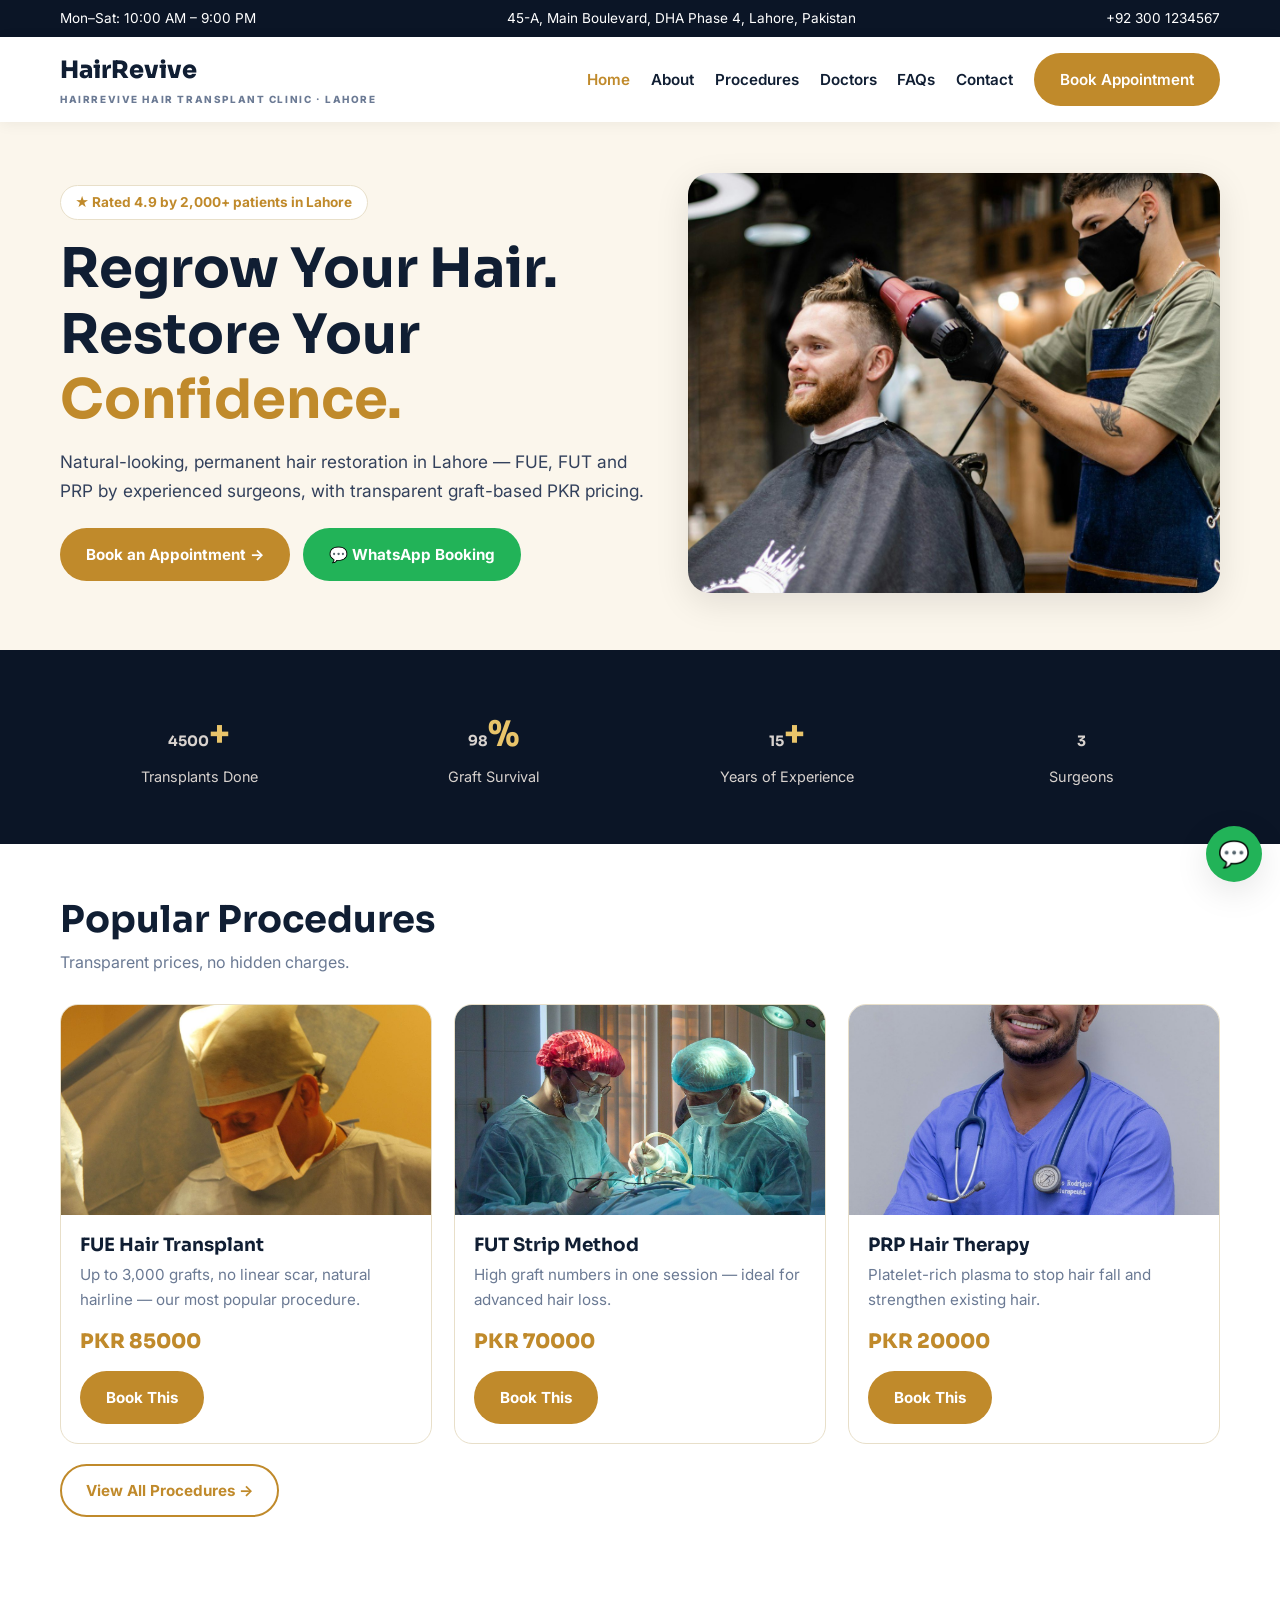
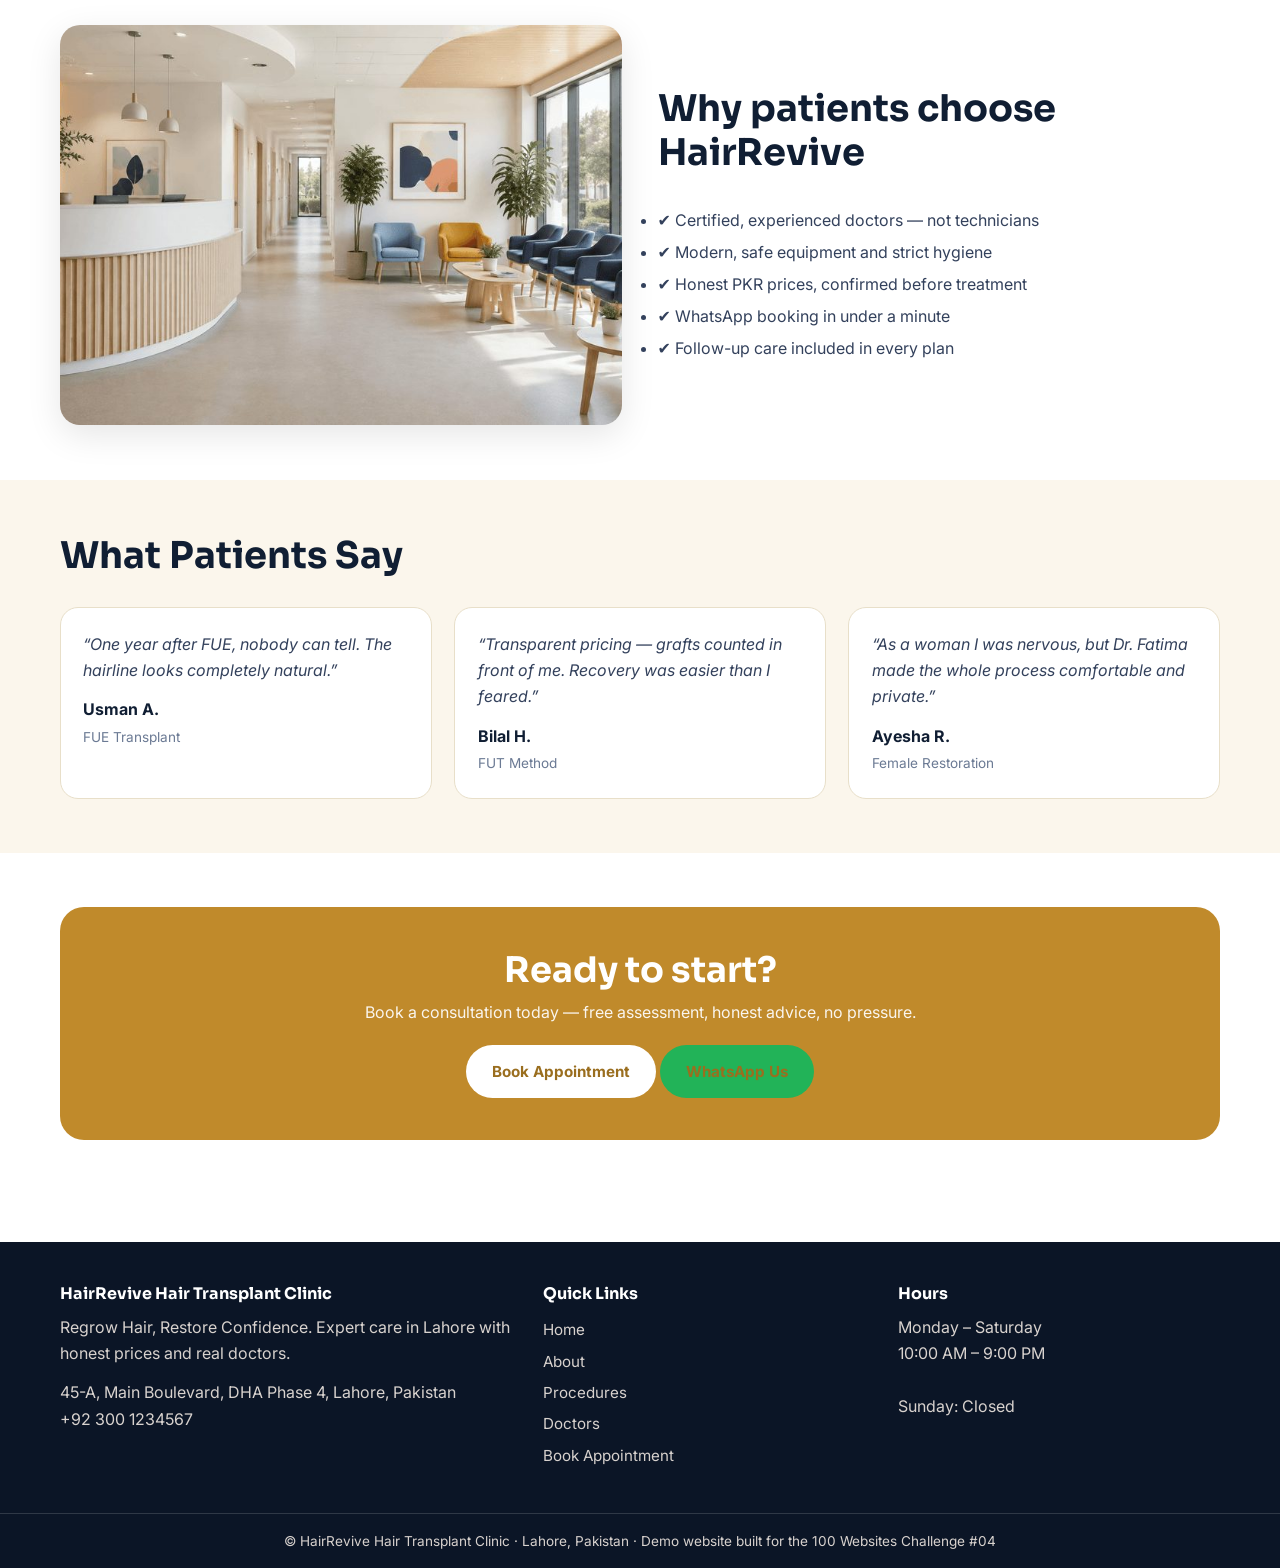
<file: index.html>
<!DOCTYPE html>
<html lang="en">
<head>
<meta charset="UTF-8">
<meta name="viewport" content="width=device-width, initial-scale=1.0">
<title>HairRevive Hair Transplant Clinic — Regrow Hair, Restore Confidence | HairRevive Hair Transplant Clinic, Lahore</title>
<meta name="description" content="HairRevive Hair Transplant Clinic, Lahore — Regrow Hair, Restore Confidence. Expert doctors, transparent PKR prices, WhatsApp booking.">
<link rel="preconnect" href="https://fonts.googleapis.com">
<link href="https://fonts.googleapis.com/css2?family=Sora:wght@500;600;700;800&family=Inter:wght@400;500;600;700&display=swap" rel="stylesheet">
<link rel="stylesheet" href="css/style.css">
</head>
<body>
<div class="topbar"><div class="container topbar-in"><span>Mon–Sat: 10:00 AM – 9:00 PM</span><span>45-A, Main Boulevard, DHA Phase 4, Lahore, Pakistan</span><a href="tel:+923001234567">+92 300 1234567</a></div></div>
<header class="header"><div class="container nav-in">
<a href="index.html" class="logo">HairRevive<small>HAIRREVIVE HAIR TRANSPLANT CLINIC · LAHORE</small></a>
<nav class="nav" id="nav"><a href="index.html" class="active">Home</a><a href="about.html" class="">About</a><a href="procedures.html" class="">Procedures</a><a href="doctors.html" class="">Doctors</a><a href="faqs.html" class="">FAQs</a><a href="contact.html" class="">Contact</a><a href="appointment.html" class="btn">Book Appointment</a></nav>
<button class="hamburger" id="hamburger" aria-label="Open menu"><span></span><span></span><span></span></button>
</div></header>

<section class="hero"><div class="container hero-in"><div>
<span class="eyebrow">★ Rated 4.9 by 2,000+ patients in Lahore</span>
<h1>Regrow Your Hair.<br>Restore Your <span class='grad'>Confidence.</span></h1><p>Natural-looking, permanent hair restoration in Lahore — FUE, FUT and PRP by experienced surgeons, with transparent graft-based PKR pricing.</p>
<div class="hero-actions"><a href="appointment.html" class="btn">Book an Appointment →</a><a href="https://wa.me/923001234567?text=Assalam-o-Alaikum!%20I%20want%20to%20book%20an%20appointment." target="_blank" rel="noopener" class="btn btn-wa">💬 WhatsApp Booking</a></div>
</div><div class="hero-img"><img src="images/hero.jpg" alt="HairRevive Hair Transplant Clinic Lahore"></div></div></section>
<section class="sec stats"><div class="container stats-in"><div class="stat"><b><span data-target="4500">4500+</span>+</b><span>Transplants Done</span></div><div class="stat"><b><span data-target="98">98%</span>%</b><span>Graft Survival</span></div><div class="stat"><b><span data-target="15">15+</span>+</b><span>Years of Experience</span></div><div class="stat"><b><span data-target="3">3</span></b><span>Surgeons</span></div></div></section>
<section class="sec"><div class="container"><div class="sec-head"><h2>Popular Procedures</h2><p>Transparent prices, no hidden charges.</p></div><div class="grid"><article class="card reveal"><img src="images/proc-fue.jpg" alt="FUE Hair Transplant" loading="lazy"><div class="card-body"><h3>FUE Hair Transplant</h3><p>Up to 3,000 grafts, no linear scar, natural hairline — our most popular procedure.</p><p><span class="price">PKR 85000</span></p><a href="appointment.html?t=fue-hair-transplant" class="btn">Book This</a></div></article><article class="card reveal"><img src="images/proc-fut.jpg" alt="FUT Strip Method" loading="lazy"><div class="card-body"><h3>FUT Strip Method</h3><p>High graft numbers in one session — ideal for advanced hair loss.</p><p><span class="price">PKR 70000</span></p><a href="appointment.html?t=fut-strip-method" class="btn">Book This</a></div></article><article class="card reveal"><img src="images/proc-prp.jpg" alt="PRP Hair Therapy" loading="lazy"><div class="card-body"><h3>PRP Hair Therapy</h3><p>Platelet-rich plasma to stop hair fall and strengthen existing hair.</p><p><span class="price">PKR 20000</span></p><a href="appointment.html?t=prp-hair-therapy" class="btn">Book This</a></div></article></div><p style="margin-top:1.2rem"><a href="procedures.html" class="btn btn-ghost">View All Procedures →</a></p></div></section>
<section class="sec"><div class="container two"><div><img src="images/about.jpg" alt="Inside HairRevive Hair Transplant Clinic" loading="lazy"></div>
<div><div class="sec-head"><h2>Why patients choose HairRevive</h2></div>
<ul style="line-height:2;color:var(--ink2)"><li>✔ Certified, experienced doctors — not technicians</li><li>✔ Modern, safe equipment and strict hygiene</li><li>✔ Honest PKR prices, confirmed before treatment</li><li>✔ WhatsApp booking in under a minute</li><li>✔ Follow-up care included in every plan</li></ul></div></div></section>
<section class="sec testi"><div class="container"><div class="sec-head"><h2>What Patients Say</h2></div><div class="grid"><div class="quote reveal"><p>“One year after FUE, nobody can tell. The hairline looks completely natural.”</p><b>Usman A.</b><span>FUE Transplant</span></div><div class="quote reveal"><p>“Transparent pricing — grafts counted in front of me. Recovery was easier than I feared.”</p><b>Bilal H.</b><span>FUT Method</span></div><div class="quote reveal"><p>“As a woman I was nervous, but Dr. Fatima made the whole process comfortable and private.”</p><b>Ayesha R.</b><span>Female Restoration</span></div></div></div></section>
<section class="sec"><div class="container"><div class="cta reveal"><h2>Ready to start?</h2>
<p>Book a consultation today — free assessment, honest advice, no pressure.</p>
<a href="appointment.html" class="btn">Book Appointment</a> <a href="https://wa.me/923001234567" target="_blank" rel="noopener" class="btn" style="background:var(--wa)">WhatsApp Us</a></div></div></section>
<footer class="footer"><div class="container foot-in">
<div><h4>HairRevive Hair Transplant Clinic</h4><p>Regrow Hair, Restore Confidence. Expert care in Lahore with honest prices and real doctors.</p><p style="margin-top:.8rem">45-A, Main Boulevard, DHA Phase 4, Lahore, Pakistan<br>+92 300 1234567</p></div>
<div><h4>Quick Links</h4><a href="index.html">Home</a><a href="about.html">About</a><a href="procedures.html">Procedures</a><a href="doctors.html">Doctors</a><a href="appointment.html">Book Appointment</a></div>
<div><h4>Hours</h4><p>Monday – Saturday<br>10:00 AM – 9:00 PM<br><br>Sunday: Closed</p></div>
</div><div class="foot-bottom">© HairRevive Hair Transplant Clinic · Lahore, Pakistan · Demo website built for the 100 Websites Challenge #04</div></footer>
<a class="wa-float" href="https://wa.me/923001234567?text=Assalam-o-Alaikum!%20I%20want%20to%20book%20an%20appointment." target="_blank" rel="noopener" aria-label="WhatsApp">💬</a>
<script src="js/script.js"></script>
</body>
</html>
</file>
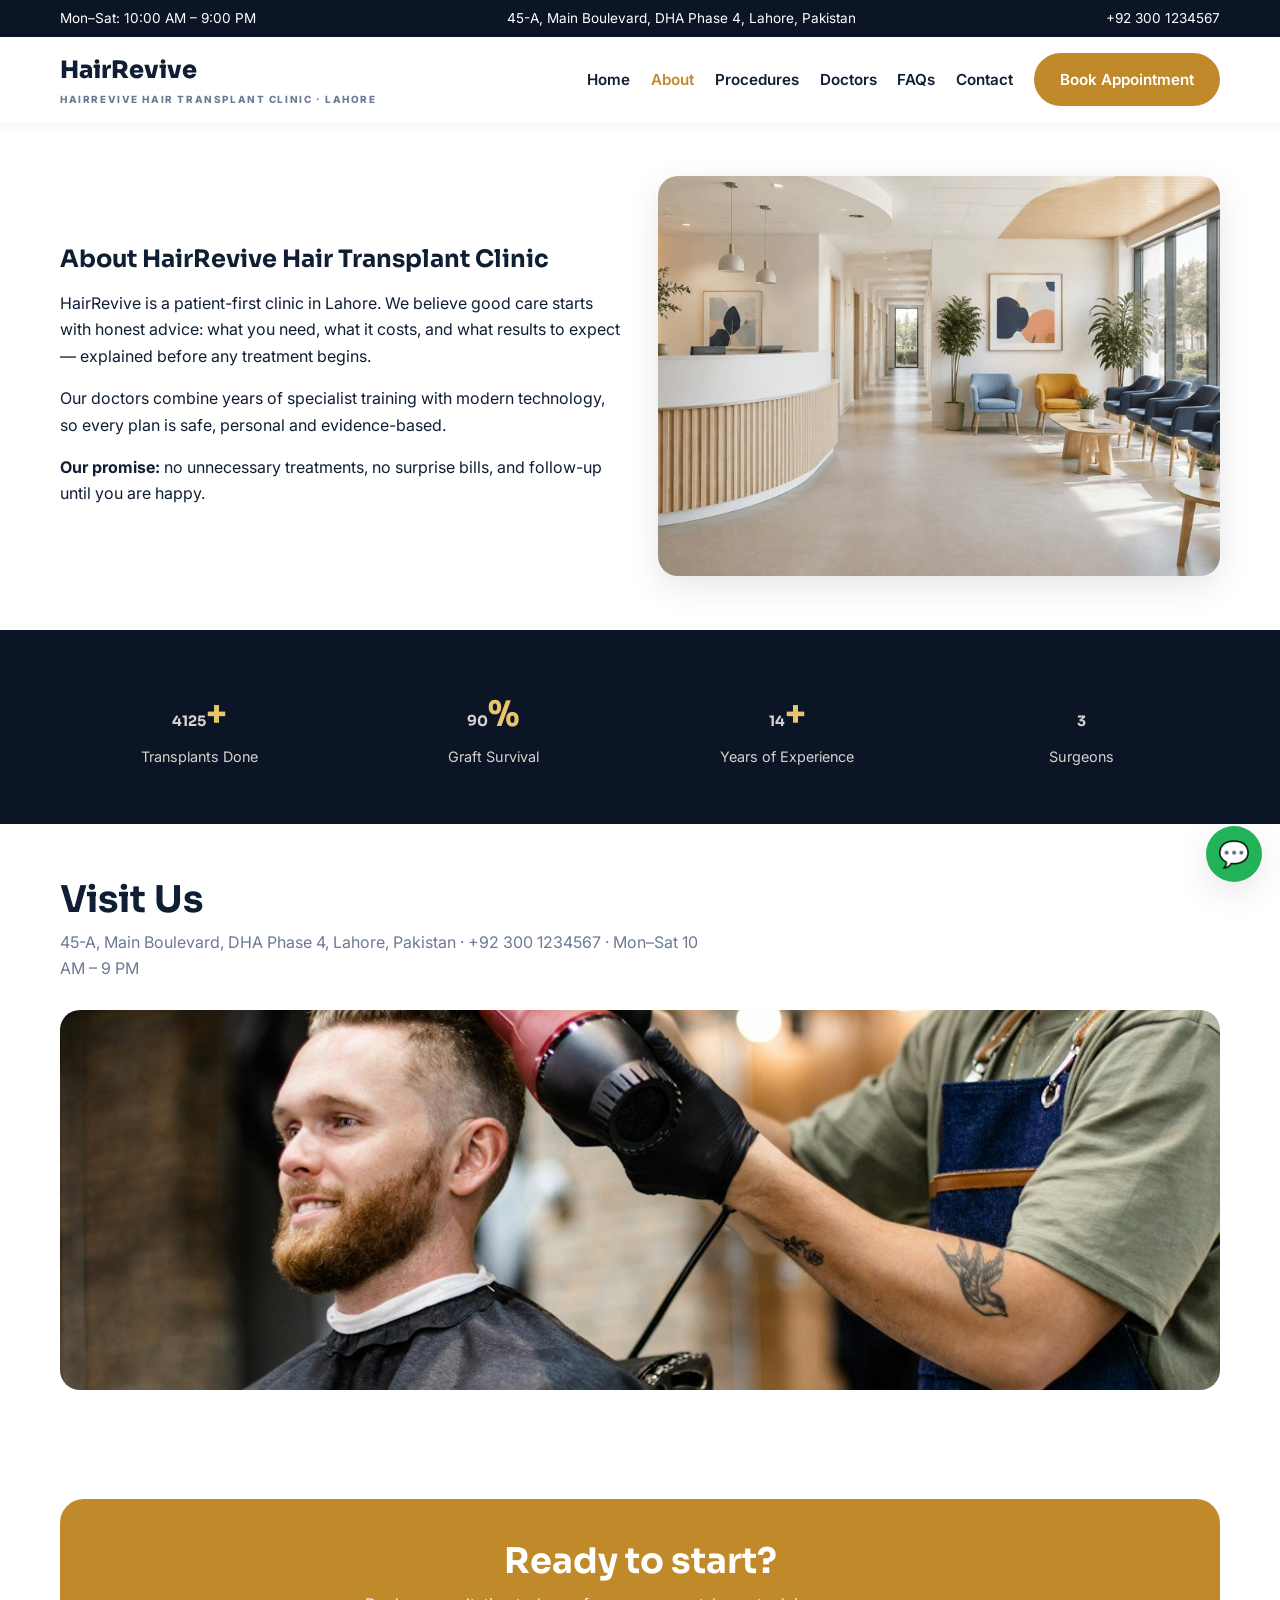
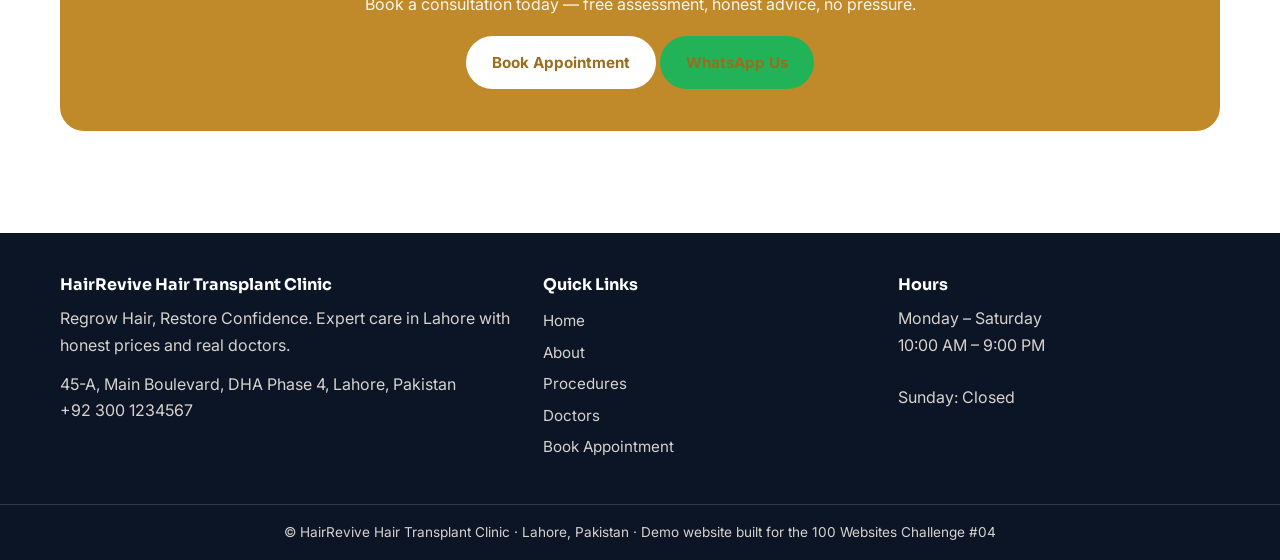
<file: about.html>
<!DOCTYPE html>
<html lang="en">
<head>
<meta charset="UTF-8">
<meta name="viewport" content="width=device-width, initial-scale=1.0">
<title>About Us | HairRevive Hair Transplant Clinic, Lahore</title>
<meta name="description" content="HairRevive Hair Transplant Clinic, Lahore — Regrow Hair, Restore Confidence. Expert doctors, transparent PKR prices, WhatsApp booking.">
<link rel="preconnect" href="https://fonts.googleapis.com">
<link href="https://fonts.googleapis.com/css2?family=Sora:wght@500;600;700;800&family=Inter:wght@400;500;600;700&display=swap" rel="stylesheet">
<link rel="stylesheet" href="css/style.css">
</head>
<body>
<div class="topbar"><div class="container topbar-in"><span>Mon–Sat: 10:00 AM – 9:00 PM</span><span>45-A, Main Boulevard, DHA Phase 4, Lahore, Pakistan</span><a href="tel:+923001234567">+92 300 1234567</a></div></div>
<header class="header"><div class="container nav-in">
<a href="index.html" class="logo">HairRevive<small>HAIRREVIVE HAIR TRANSPLANT CLINIC · LAHORE</small></a>
<nav class="nav" id="nav"><a href="index.html" class="">Home</a><a href="about.html" class="active">About</a><a href="procedures.html" class="">Procedures</a><a href="doctors.html" class="">Doctors</a><a href="faqs.html" class="">FAQs</a><a href="contact.html" class="">Contact</a><a href="appointment.html" class="btn">Book Appointment</a></nav>
<button class="hamburger" id="hamburger" aria-label="Open menu"><span></span><span></span><span></span></button>
</div></header>

<section class="sec"><div class="container two"><div><h2>About HairRevive Hair Transplant Clinic</h2>
<p style="margin:1rem 0">HairRevive is a patient-first clinic in Lahore. We believe good care starts with honest advice: what you need, what it costs, and what results to expect — explained before any treatment begins.</p>
<p>Our doctors combine years of specialist training with modern technology, so every plan is safe, personal and evidence-based.</p>
<p style="margin-top:1rem"><b>Our promise:</b> no unnecessary treatments, no surprise bills, and follow-up until you are happy.</p></div>
<div><img src="images/about.jpg" alt="HairRevive Hair Transplant Clinic clinic" loading="lazy"></div></div></section>
<section class="sec stats"><div class="container stats-in"><div class="stat"><b><span data-target="4500">4500+</span>+</b><span>Transplants Done</span></div><div class="stat"><b><span data-target="98">98%</span>%</b><span>Graft Survival</span></div><div class="stat"><b><span data-target="15">15+</span>+</b><span>Years of Experience</span></div><div class="stat"><b><span data-target="3">3</span></b><span>Surgeons</span></div></div></section>
<section class="sec"><div class="container"><div class="sec-head"><h2>Visit Us</h2><p>45-A, Main Boulevard, DHA Phase 4, Lahore, Pakistan · +92 300 1234567 · Mon–Sat 10 AM – 9 PM</p></div>
<img src="images/hero.jpg" alt="HairRevive Hair Transplant Clinic" style="border-radius:20px;width:100%;height:380px;object-fit:cover" loading="lazy"></div></section>
<section class="sec"><div class="container"><div class="cta reveal"><h2>Ready to start?</h2>
<p>Book a consultation today — free assessment, honest advice, no pressure.</p>
<a href="appointment.html" class="btn">Book Appointment</a> <a href="https://wa.me/923001234567" target="_blank" rel="noopener" class="btn" style="background:var(--wa)">WhatsApp Us</a></div></div></section>
<footer class="footer"><div class="container foot-in">
<div><h4>HairRevive Hair Transplant Clinic</h4><p>Regrow Hair, Restore Confidence. Expert care in Lahore with honest prices and real doctors.</p><p style="margin-top:.8rem">45-A, Main Boulevard, DHA Phase 4, Lahore, Pakistan<br>+92 300 1234567</p></div>
<div><h4>Quick Links</h4><a href="index.html">Home</a><a href="about.html">About</a><a href="procedures.html">Procedures</a><a href="doctors.html">Doctors</a><a href="appointment.html">Book Appointment</a></div>
<div><h4>Hours</h4><p>Monday – Saturday<br>10:00 AM – 9:00 PM<br><br>Sunday: Closed</p></div>
</div><div class="foot-bottom">© HairRevive Hair Transplant Clinic · Lahore, Pakistan · Demo website built for the 100 Websites Challenge #04</div></footer>
<a class="wa-float" href="https://wa.me/923001234567?text=Assalam-o-Alaikum!%20I%20want%20to%20book%20an%20appointment." target="_blank" rel="noopener" aria-label="WhatsApp">💬</a>
<script src="js/script.js"></script>
</body>
</html>
</file>
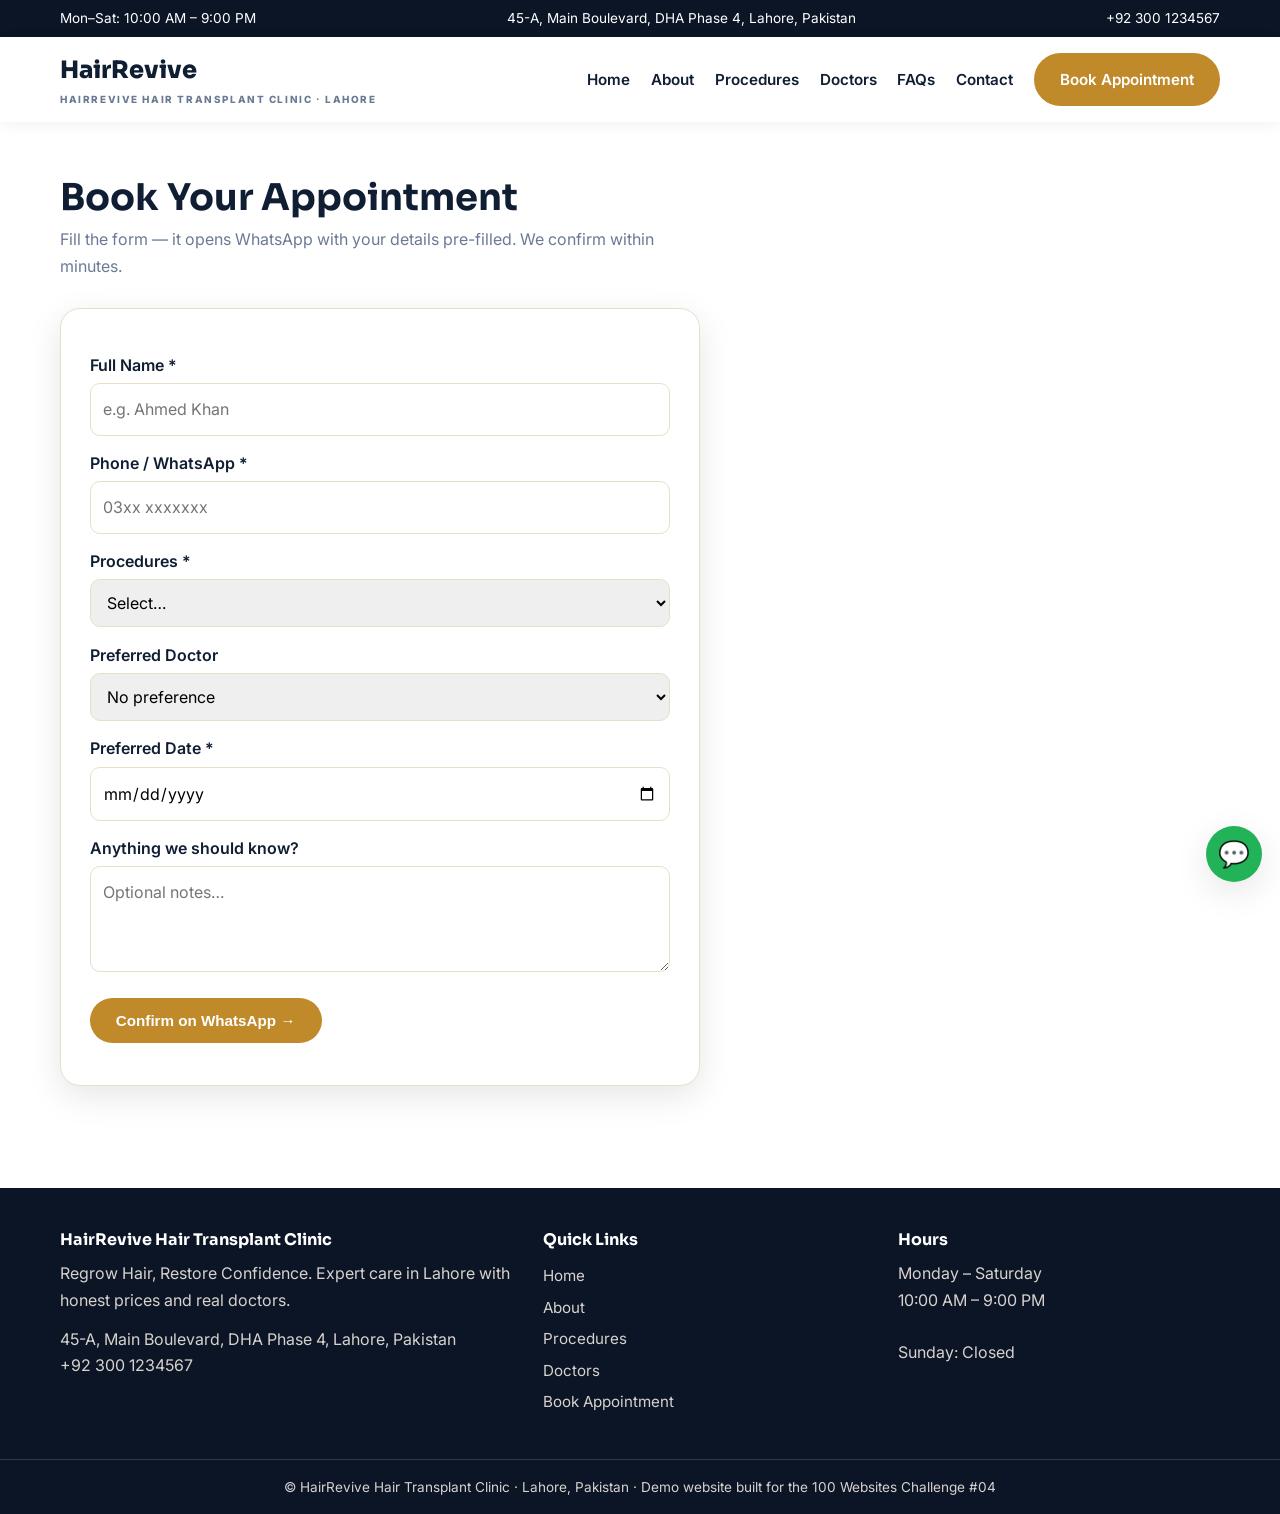
<file: appointment.html>
<!DOCTYPE html>
<html lang="en">
<head>
<meta charset="UTF-8">
<meta name="viewport" content="width=device-width, initial-scale=1.0">
<title>Book Appointment | HairRevive Hair Transplant Clinic, Lahore</title>
<meta name="description" content="HairRevive Hair Transplant Clinic, Lahore — Regrow Hair, Restore Confidence. Expert doctors, transparent PKR prices, WhatsApp booking.">
<link rel="preconnect" href="https://fonts.googleapis.com">
<link href="https://fonts.googleapis.com/css2?family=Sora:wght@500;600;700;800&family=Inter:wght@400;500;600;700&display=swap" rel="stylesheet">
<link rel="stylesheet" href="css/style.css">
</head>
<body>
<div class="topbar"><div class="container topbar-in"><span>Mon–Sat: 10:00 AM – 9:00 PM</span><span>45-A, Main Boulevard, DHA Phase 4, Lahore, Pakistan</span><a href="tel:+923001234567">+92 300 1234567</a></div></div>
<header class="header"><div class="container nav-in">
<a href="index.html" class="logo">HairRevive<small>HAIRREVIVE HAIR TRANSPLANT CLINIC · LAHORE</small></a>
<nav class="nav" id="nav"><a href="index.html" class="">Home</a><a href="about.html" class="">About</a><a href="procedures.html" class="">Procedures</a><a href="doctors.html" class="">Doctors</a><a href="faqs.html" class="">FAQs</a><a href="contact.html" class="">Contact</a><a href="appointment.html" class="btn">Book Appointment</a></nav>
<button class="hamburger" id="hamburger" aria-label="Open menu"><span></span><span></span><span></span></button>
</div></header>

<section class="sec"><div class="container"><div class="sec-head"><h2>Book Your Appointment</h2><p>Fill the form — it opens WhatsApp with your details pre-filled. We confirm within minutes.</p></div>
<form class="form" id="bookForm" novalidate>
<label for="fName">Full Name *</label><input id="fName" type="text" placeholder="e.g. Ahmed Khan"><p class="err" id="fNameErr">Please enter your name.</p>
<label for="fPhone">Phone / WhatsApp *</label><input id="fPhone" type="tel" placeholder="03xx xxxxxxx"><p class="err" id="fPhoneErr">Please enter a valid phone number.</p>
<label for="fTreatment">Procedures *</label><select id="fTreatment"><option value="">Select…</option><option value="fue-hair-transplant">FUE Hair Transplant — PKR 85000</option><option value="fut-strip-method">FUT Strip Method — PKR 70000</option><option value="prp-hair-therapy">PRP Hair Therapy — PKR 20000</option><option value="beard-and-moustache-transplant">Beard & Moustache Transplant — PKR 60000</option><option value="eyebrow-transplant">Eyebrow Transplant — PKR 45000</option><option value="female-hair-restoration">Female Hair Restoration — PKR 75000</option><option value="scalp-micropigmentation">Scalp Micropigmentation — PKR 50000</option><option value="post-transplant-care-package">Post-Transplant Care Package — PKR 15000</option></select><p class="err" id="fTreatmentErr">Please choose a procedures.</p>
<label for="fDoctor">Preferred Doctor</label><select id="fDoctor"><option value="">No preference</option><option value="dr-imran-sheikh">Dr. Imran Sheikh — Hair Restoration Surgeon</option><option value="dr-usman-tariq">Dr. Usman Tariq — FUE Specialist</option><option value="dr-fatima-noor">Dr. Fatima Noor — PRP & Female Hair Specialist</option></select>
<label for="fDate">Preferred Date *</label><input id="fDate" type="date"><p class="err" id="fDateErr">Please choose a date.</p>
<label for="fNotes">Anything we should know?</label><textarea id="fNotes" rows="3" placeholder="Optional notes…"></textarea>
<button class="btn" type="submit" style="margin-top:1.2rem">Confirm on WhatsApp →</button>
<p class="ok" id="formOk"></p></form></div></section>
<footer class="footer"><div class="container foot-in">
<div><h4>HairRevive Hair Transplant Clinic</h4><p>Regrow Hair, Restore Confidence. Expert care in Lahore with honest prices and real doctors.</p><p style="margin-top:.8rem">45-A, Main Boulevard, DHA Phase 4, Lahore, Pakistan<br>+92 300 1234567</p></div>
<div><h4>Quick Links</h4><a href="index.html">Home</a><a href="about.html">About</a><a href="procedures.html">Procedures</a><a href="doctors.html">Doctors</a><a href="appointment.html">Book Appointment</a></div>
<div><h4>Hours</h4><p>Monday – Saturday<br>10:00 AM – 9:00 PM<br><br>Sunday: Closed</p></div>
</div><div class="foot-bottom">© HairRevive Hair Transplant Clinic · Lahore, Pakistan · Demo website built for the 100 Websites Challenge #04</div></footer>
<a class="wa-float" href="https://wa.me/923001234567?text=Assalam-o-Alaikum!%20I%20want%20to%20book%20an%20appointment." target="_blank" rel="noopener" aria-label="WhatsApp">💬</a>
<script src="js/script.js"></script>
</body>
</html>
</file>
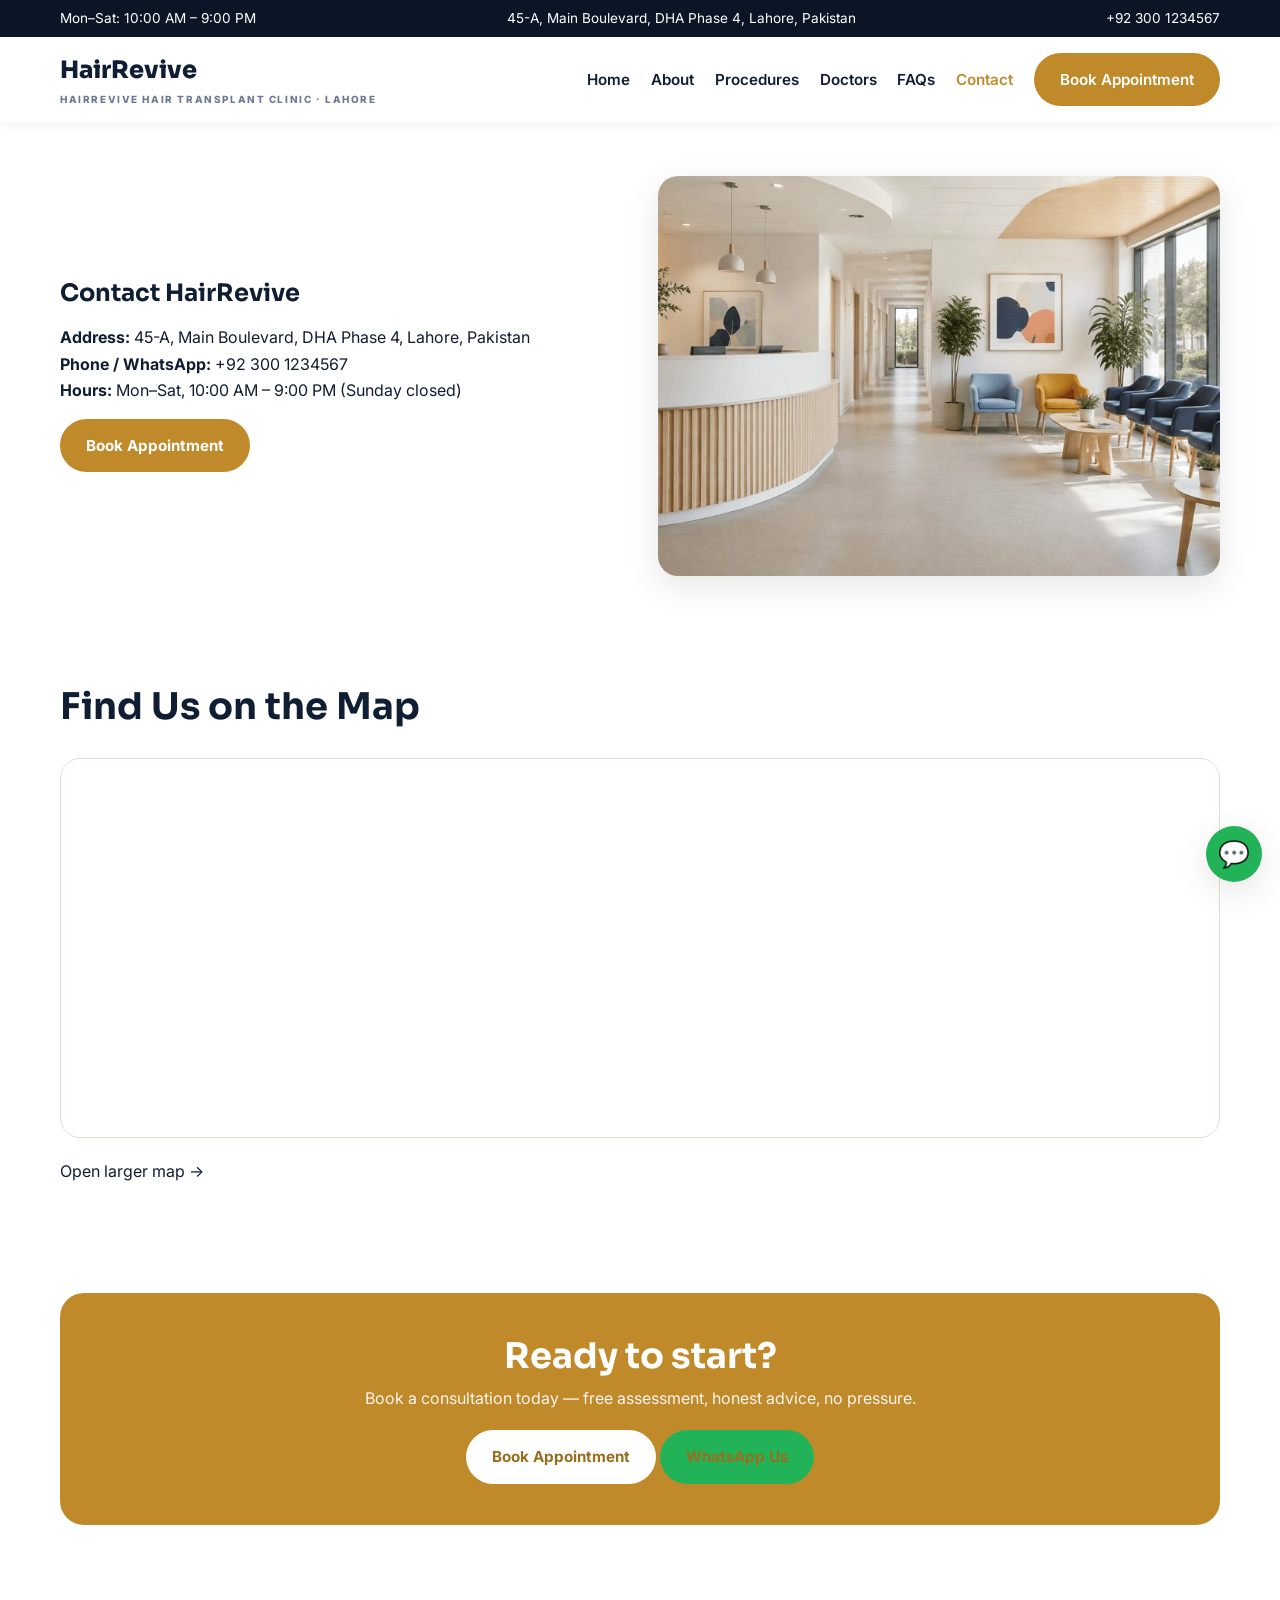
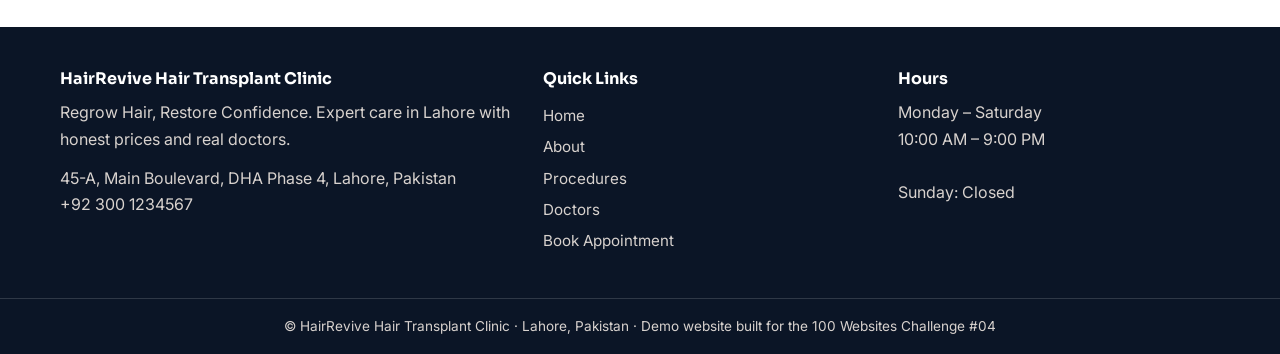
<file: contact.html>
<!DOCTYPE html>
<html lang="en">
<head>
<meta charset="UTF-8">
<meta name="viewport" content="width=device-width, initial-scale=1.0">
<title>Contact Us | HairRevive Hair Transplant Clinic, Lahore</title>
<meta name="description" content="HairRevive Hair Transplant Clinic, Lahore — Regrow Hair, Restore Confidence. Expert doctors, transparent PKR prices, WhatsApp booking.">
<link rel="preconnect" href="https://fonts.googleapis.com">
<link href="https://fonts.googleapis.com/css2?family=Sora:wght@500;600;700;800&family=Inter:wght@400;500;600;700&display=swap" rel="stylesheet">
<link rel="stylesheet" href="css/style.css">
</head>
<body>
<div class="topbar"><div class="container topbar-in"><span>Mon–Sat: 10:00 AM – 9:00 PM</span><span>45-A, Main Boulevard, DHA Phase 4, Lahore, Pakistan</span><a href="tel:+923001234567">+92 300 1234567</a></div></div>
<header class="header"><div class="container nav-in">
<a href="index.html" class="logo">HairRevive<small>HAIRREVIVE HAIR TRANSPLANT CLINIC · LAHORE</small></a>
<nav class="nav" id="nav"><a href="index.html" class="">Home</a><a href="about.html" class="">About</a><a href="procedures.html" class="">Procedures</a><a href="doctors.html" class="">Doctors</a><a href="faqs.html" class="">FAQs</a><a href="contact.html" class="active">Contact</a><a href="appointment.html" class="btn">Book Appointment</a></nav>
<button class="hamburger" id="hamburger" aria-label="Open menu"><span></span><span></span><span></span></button>
</div></header>

<section class="sec"><div class="container two"><div><h2>Contact HairRevive</h2>
<p style="margin:1rem 0"><b>Address:</b> 45-A, Main Boulevard, DHA Phase 4, Lahore, Pakistan<br><b>Phone / WhatsApp:</b> +92 300 1234567<br><b>Hours:</b> Mon–Sat, 10:00 AM – 9:00 PM (Sunday closed)</p>
<p><a href="appointment.html" class="btn">Book Appointment</a></p></div>
<div><img src="images/about.jpg" alt="HairRevive Hair Transplant Clinic" loading="lazy"></div></div></section>
<section class="sec"><div class="container"><div class="sec-head"><h2>Find Us on the Map</h2></div>
<iframe title="Map — Lahore" src="https://www.openstreetmap.org/export/embed.html?bbox=74.28%2C31.50%2C74.42%2C31.58&layer=mapnik&marker=31.54%2C74.35" style="width:100%;height:380px;border:1px solid var(--line);border-radius:20px" loading="lazy"></iframe>
<p style="margin-top:.8rem"><a href="https://www.openstreetmap.org/?mlat=31.54&mlon=74.35#map=14/31.54/74.35" target="_blank" rel="noopener">Open larger map →</a></p></div></section>
<section class="sec"><div class="container"><div class="cta reveal"><h2>Ready to start?</h2>
<p>Book a consultation today — free assessment, honest advice, no pressure.</p>
<a href="appointment.html" class="btn">Book Appointment</a> <a href="https://wa.me/923001234567" target="_blank" rel="noopener" class="btn" style="background:var(--wa)">WhatsApp Us</a></div></div></section>
<footer class="footer"><div class="container foot-in">
<div><h4>HairRevive Hair Transplant Clinic</h4><p>Regrow Hair, Restore Confidence. Expert care in Lahore with honest prices and real doctors.</p><p style="margin-top:.8rem">45-A, Main Boulevard, DHA Phase 4, Lahore, Pakistan<br>+92 300 1234567</p></div>
<div><h4>Quick Links</h4><a href="index.html">Home</a><a href="about.html">About</a><a href="procedures.html">Procedures</a><a href="doctors.html">Doctors</a><a href="appointment.html">Book Appointment</a></div>
<div><h4>Hours</h4><p>Monday – Saturday<br>10:00 AM – 9:00 PM<br><br>Sunday: Closed</p></div>
</div><div class="foot-bottom">© HairRevive Hair Transplant Clinic · Lahore, Pakistan · Demo website built for the 100 Websites Challenge #04</div></footer>
<a class="wa-float" href="https://wa.me/923001234567?text=Assalam-o-Alaikum!%20I%20want%20to%20book%20an%20appointment." target="_blank" rel="noopener" aria-label="WhatsApp">💬</a>
<script src="js/script.js"></script>
</body>
</html>
</file>
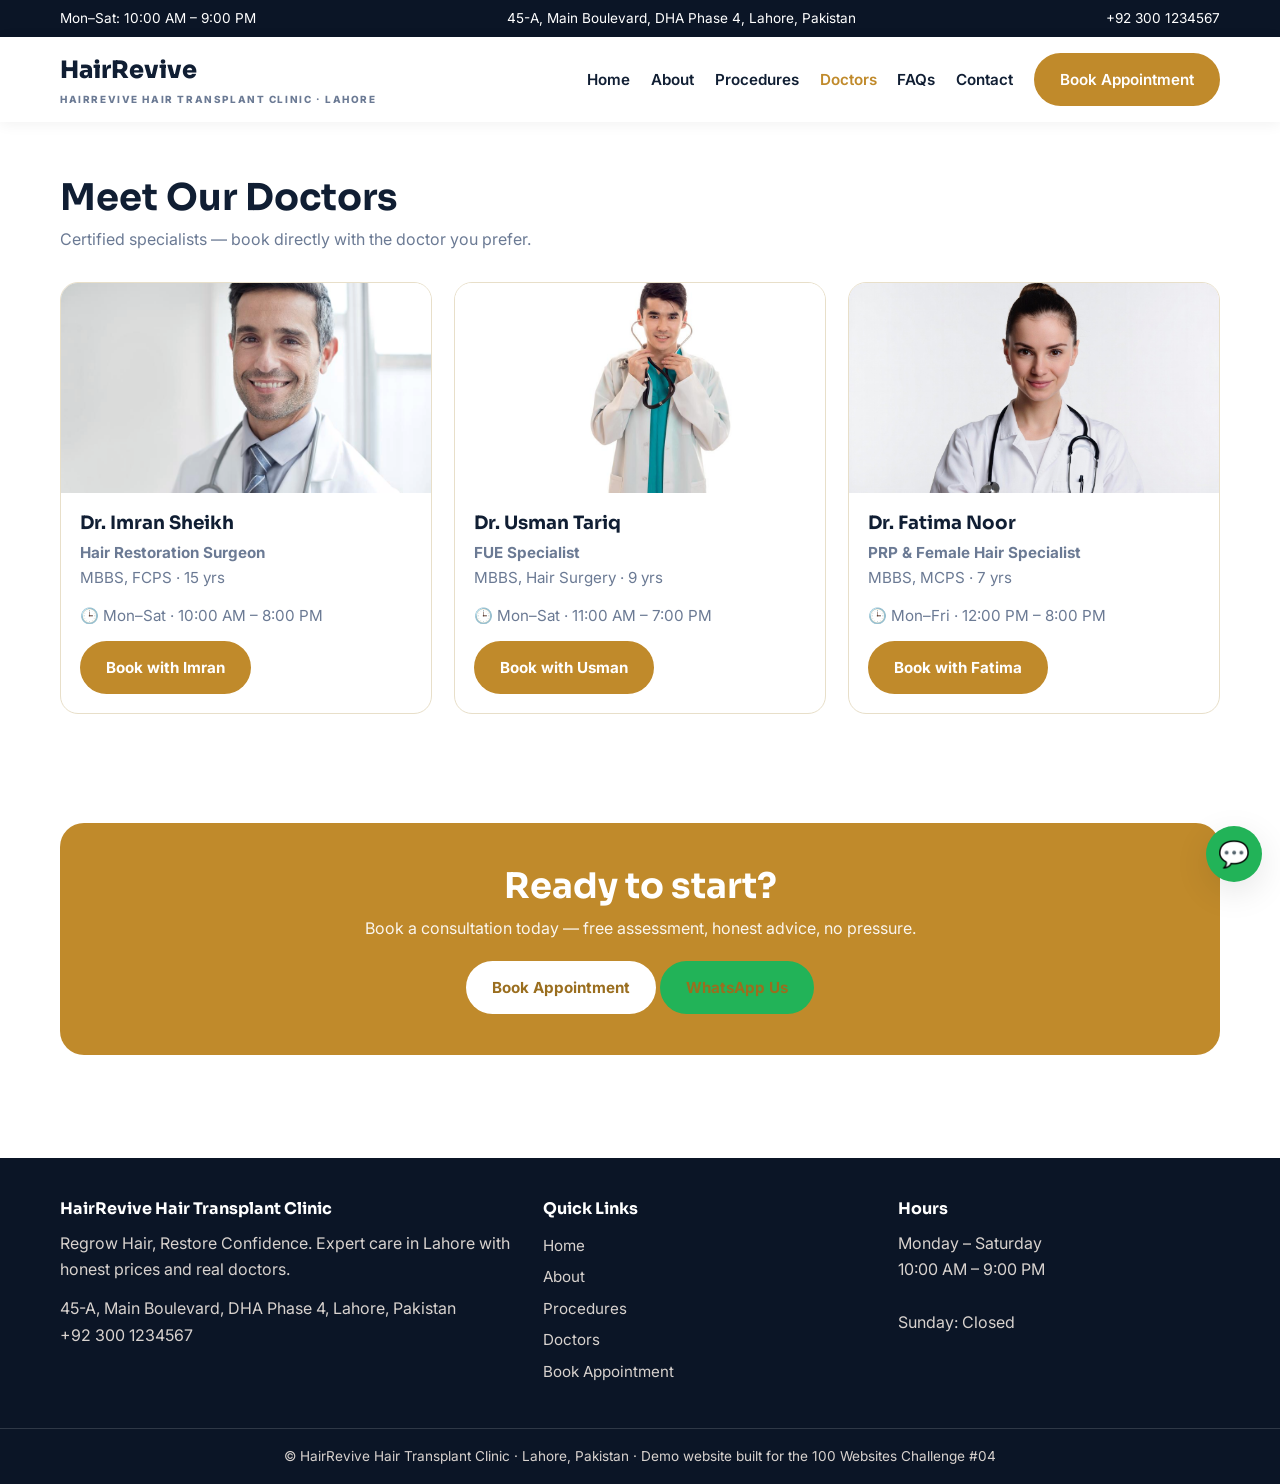
<file: doctors.html>
<!DOCTYPE html>
<html lang="en">
<head>
<meta charset="UTF-8">
<meta name="viewport" content="width=device-width, initial-scale=1.0">
<title>Our Doctors | HairRevive Hair Transplant Clinic, Lahore</title>
<meta name="description" content="HairRevive Hair Transplant Clinic, Lahore — Regrow Hair, Restore Confidence. Expert doctors, transparent PKR prices, WhatsApp booking.">
<link rel="preconnect" href="https://fonts.googleapis.com">
<link href="https://fonts.googleapis.com/css2?family=Sora:wght@500;600;700;800&family=Inter:wght@400;500;600;700&display=swap" rel="stylesheet">
<link rel="stylesheet" href="css/style.css">
</head>
<body>
<div class="topbar"><div class="container topbar-in"><span>Mon–Sat: 10:00 AM – 9:00 PM</span><span>45-A, Main Boulevard, DHA Phase 4, Lahore, Pakistan</span><a href="tel:+923001234567">+92 300 1234567</a></div></div>
<header class="header"><div class="container nav-in">
<a href="index.html" class="logo">HairRevive<small>HAIRREVIVE HAIR TRANSPLANT CLINIC · LAHORE</small></a>
<nav class="nav" id="nav"><a href="index.html" class="">Home</a><a href="about.html" class="">About</a><a href="procedures.html" class="">Procedures</a><a href="doctors.html" class="active">Doctors</a><a href="faqs.html" class="">FAQs</a><a href="contact.html" class="">Contact</a><a href="appointment.html" class="btn">Book Appointment</a></nav>
<button class="hamburger" id="hamburger" aria-label="Open menu"><span></span><span></span><span></span></button>
</div></header>

<section class="sec"><div class="container"><div class="sec-head"><h2>Meet Our Doctors</h2><p>Certified specialists — book directly with the doctor you prefer.</p></div><div class="grid"><article class="card reveal"><img src="images/doc-imran.jpg" alt="Dr. Imran Sheikh" loading="lazy">
<div class="card-body"><h3>Dr. Imran Sheikh</h3><p><b>Hair Restoration Surgeon</b><br>MBBS, FCPS · 15 yrs</p><p class="meta">🕒 Mon–Sat · 10:00 AM – 8:00 PM</p>
<a href="appointment.html?d=dr-imran-sheikh" class="btn">Book with Imran</a></div></article><article class="card reveal"><img src="images/doc-usman.jpg" alt="Dr. Usman Tariq" loading="lazy">
<div class="card-body"><h3>Dr. Usman Tariq</h3><p><b>FUE Specialist</b><br>MBBS, Hair Surgery · 9 yrs</p><p class="meta">🕒 Mon–Sat · 11:00 AM – 7:00 PM</p>
<a href="appointment.html?d=dr-usman-tariq" class="btn">Book with Usman</a></div></article><article class="card reveal"><img src="images/doc-fatima.jpg" alt="Dr. Fatima Noor" loading="lazy">
<div class="card-body"><h3>Dr. Fatima Noor</h3><p><b>PRP & Female Hair Specialist</b><br>MBBS, MCPS · 7 yrs</p><p class="meta">🕒 Mon–Fri · 12:00 PM – 8:00 PM</p>
<a href="appointment.html?d=dr-fatima-noor" class="btn">Book with Fatima</a></div></article></div></div></section>
<section class="sec"><div class="container"><div class="cta reveal"><h2>Ready to start?</h2>
<p>Book a consultation today — free assessment, honest advice, no pressure.</p>
<a href="appointment.html" class="btn">Book Appointment</a> <a href="https://wa.me/923001234567" target="_blank" rel="noopener" class="btn" style="background:var(--wa)">WhatsApp Us</a></div></div></section>
<footer class="footer"><div class="container foot-in">
<div><h4>HairRevive Hair Transplant Clinic</h4><p>Regrow Hair, Restore Confidence. Expert care in Lahore with honest prices and real doctors.</p><p style="margin-top:.8rem">45-A, Main Boulevard, DHA Phase 4, Lahore, Pakistan<br>+92 300 1234567</p></div>
<div><h4>Quick Links</h4><a href="index.html">Home</a><a href="about.html">About</a><a href="procedures.html">Procedures</a><a href="doctors.html">Doctors</a><a href="appointment.html">Book Appointment</a></div>
<div><h4>Hours</h4><p>Monday – Saturday<br>10:00 AM – 9:00 PM<br><br>Sunday: Closed</p></div>
</div><div class="foot-bottom">© HairRevive Hair Transplant Clinic · Lahore, Pakistan · Demo website built for the 100 Websites Challenge #04</div></footer>
<a class="wa-float" href="https://wa.me/923001234567?text=Assalam-o-Alaikum!%20I%20want%20to%20book%20an%20appointment." target="_blank" rel="noopener" aria-label="WhatsApp">💬</a>
<script src="js/script.js"></script>
</body>
</html>
</file>
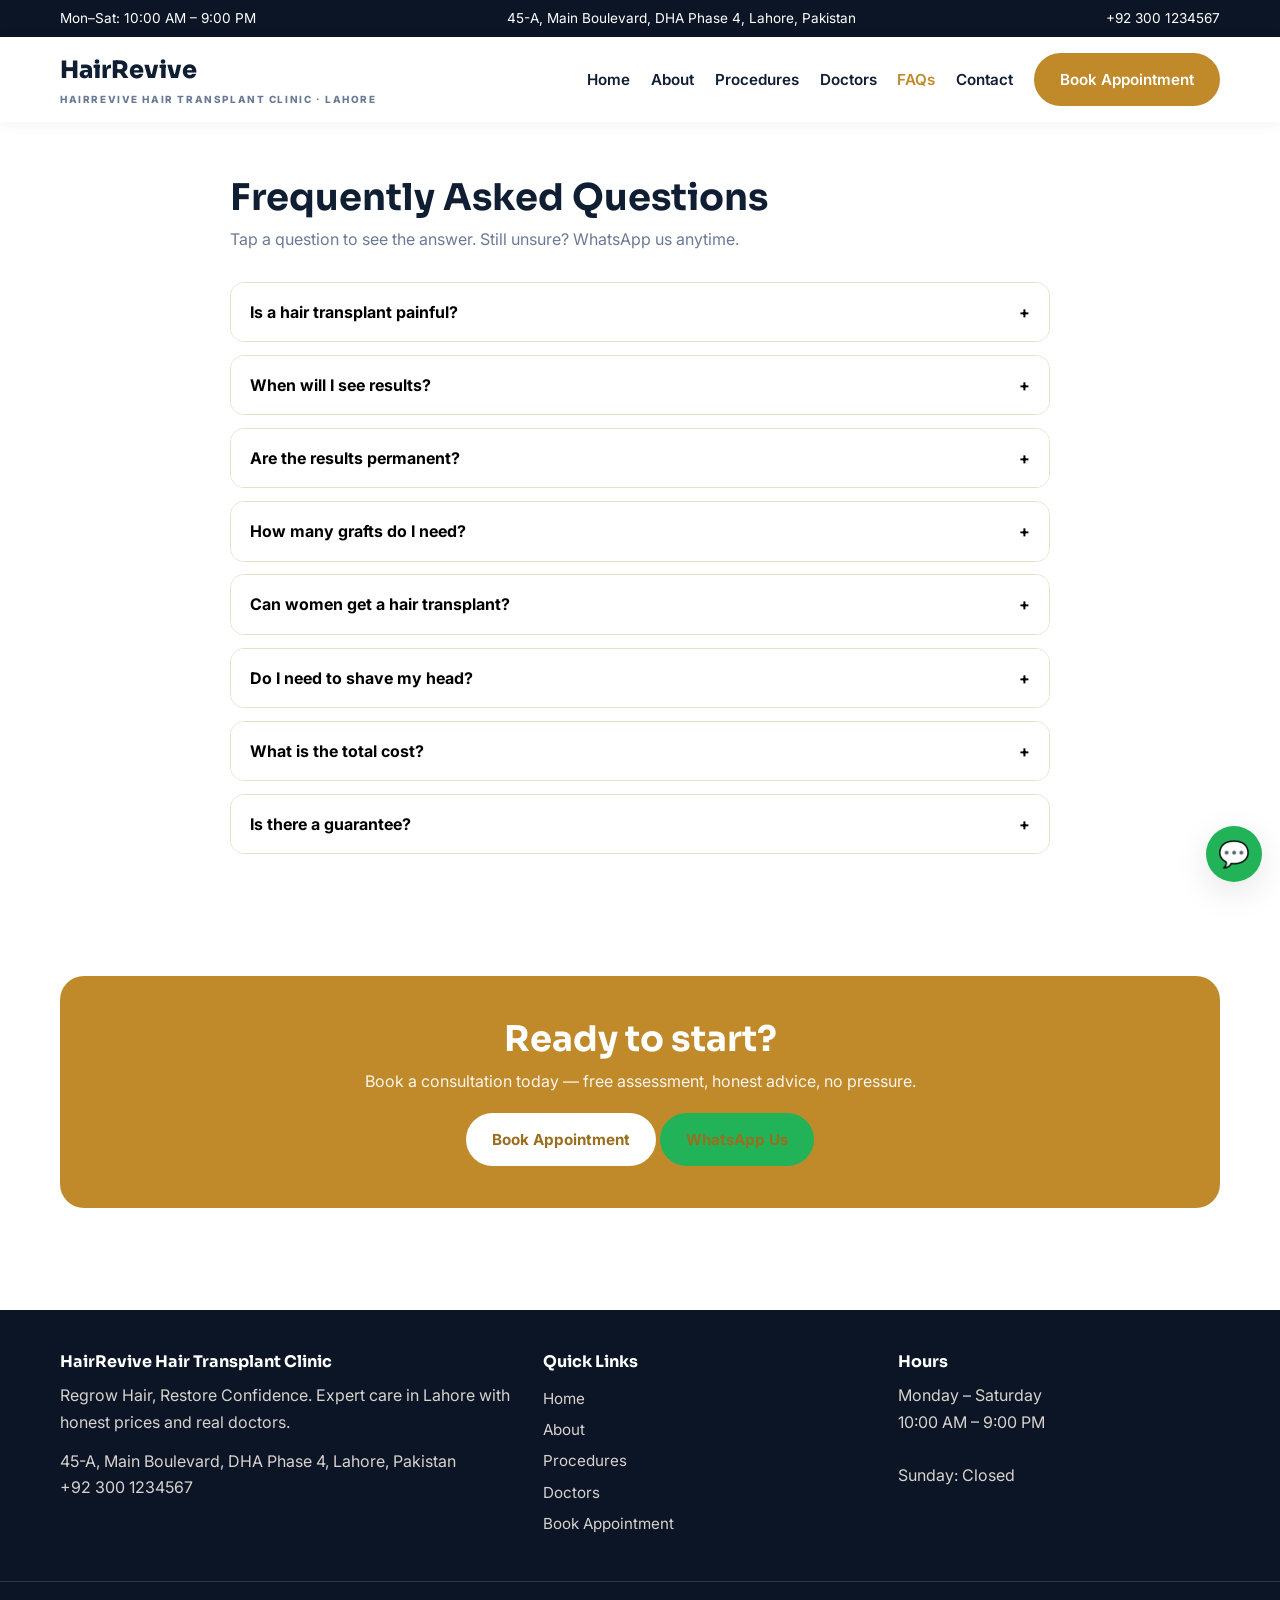
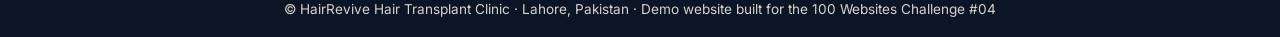
<file: faqs.html>
<!DOCTYPE html>
<html lang="en">
<head>
<meta charset="UTF-8">
<meta name="viewport" content="width=device-width, initial-scale=1.0">
<title>FAQs | HairRevive Hair Transplant Clinic, Lahore</title>
<meta name="description" content="HairRevive Hair Transplant Clinic, Lahore — Regrow Hair, Restore Confidence. Expert doctors, transparent PKR prices, WhatsApp booking.">
<link rel="preconnect" href="https://fonts.googleapis.com">
<link href="https://fonts.googleapis.com/css2?family=Sora:wght@500;600;700;800&family=Inter:wght@400;500;600;700&display=swap" rel="stylesheet">
<link rel="stylesheet" href="css/style.css">
</head>
<body>
<div class="topbar"><div class="container topbar-in"><span>Mon–Sat: 10:00 AM – 9:00 PM</span><span>45-A, Main Boulevard, DHA Phase 4, Lahore, Pakistan</span><a href="tel:+923001234567">+92 300 1234567</a></div></div>
<header class="header"><div class="container nav-in">
<a href="index.html" class="logo">HairRevive<small>HAIRREVIVE HAIR TRANSPLANT CLINIC · LAHORE</small></a>
<nav class="nav" id="nav"><a href="index.html" class="">Home</a><a href="about.html" class="">About</a><a href="procedures.html" class="">Procedures</a><a href="doctors.html" class="">Doctors</a><a href="faqs.html" class="active">FAQs</a><a href="contact.html" class="">Contact</a><a href="appointment.html" class="btn">Book Appointment</a></nav>
<button class="hamburger" id="hamburger" aria-label="Open menu"><span></span><span></span><span></span></button>
</div></header>

<section class="sec"><div class="container" style="max-width:820px"><div class="sec-head"><h2>Frequently Asked Questions</h2><p>Tap a question to see the answer. Still unsure? WhatsApp us anytime.</p></div><div class="faq"><button>Is a hair transplant painful?<span>+</span></button><div class="ans">No. The procedure is done under local anaesthesia — most patients watch TV or nap during it, and feel only mild soreness for a day or two after.</div></div><div class="faq"><button>When will I see results?<span>+</span></button><div class="ans">Transplanted hair sheds in the first month (normal), new growth starts around month 3–4, and the full result shows by month 10–12.</div></div><div class="faq"><button>Are the results permanent?<span>+</span></button><div class="ans">Yes. Transplanted grafts come from the permanent donor zone at the back of the head and keep growing for life.</div></div><div class="faq"><button>How many grafts do I need?<span>+</span></button><div class="ans">It depends on your hair loss stage. A consultation (free at HairRevive) measures your donor area and gives an exact graft plan and price.</div></div><div class="faq"><button>Can women get a hair transplant?<span>+</span></button><div class="ans">Absolutely. Female hair restoration is one of our specialties, with discreet, private appointments.</div></div><div class="faq"><button>Do I need to shave my head?<span>+</span></button><div class="ans">For FUE, a short trim helps, but unshaven options exist for suitable patients — ask during consultation.</div></div><div class="faq"><button>What is the total cost?<span>+</span></button><div class="ans">FUE starts at PKR 85,000 (up to 3,000 grafts). The exact price is confirmed after a free consultation — no hidden charges.</div></div><div class="faq"><button>Is there a guarantee?<span>+</span></button><div class="ans">We offer a written graft-survival assurance and free 12-month follow-up on all transplant packages.</div></div></div></section>
<section class="sec"><div class="container"><div class="cta reveal"><h2>Ready to start?</h2>
<p>Book a consultation today — free assessment, honest advice, no pressure.</p>
<a href="appointment.html" class="btn">Book Appointment</a> <a href="https://wa.me/923001234567" target="_blank" rel="noopener" class="btn" style="background:var(--wa)">WhatsApp Us</a></div></div></section>
<footer class="footer"><div class="container foot-in">
<div><h4>HairRevive Hair Transplant Clinic</h4><p>Regrow Hair, Restore Confidence. Expert care in Lahore with honest prices and real doctors.</p><p style="margin-top:.8rem">45-A, Main Boulevard, DHA Phase 4, Lahore, Pakistan<br>+92 300 1234567</p></div>
<div><h4>Quick Links</h4><a href="index.html">Home</a><a href="about.html">About</a><a href="procedures.html">Procedures</a><a href="doctors.html">Doctors</a><a href="appointment.html">Book Appointment</a></div>
<div><h4>Hours</h4><p>Monday – Saturday<br>10:00 AM – 9:00 PM<br><br>Sunday: Closed</p></div>
</div><div class="foot-bottom">© HairRevive Hair Transplant Clinic · Lahore, Pakistan · Demo website built for the 100 Websites Challenge #04</div></footer>
<a class="wa-float" href="https://wa.me/923001234567?text=Assalam-o-Alaikum!%20I%20want%20to%20book%20an%20appointment." target="_blank" rel="noopener" aria-label="WhatsApp">💬</a>
<script src="js/script.js"></script>
</body>
</html>
</file>
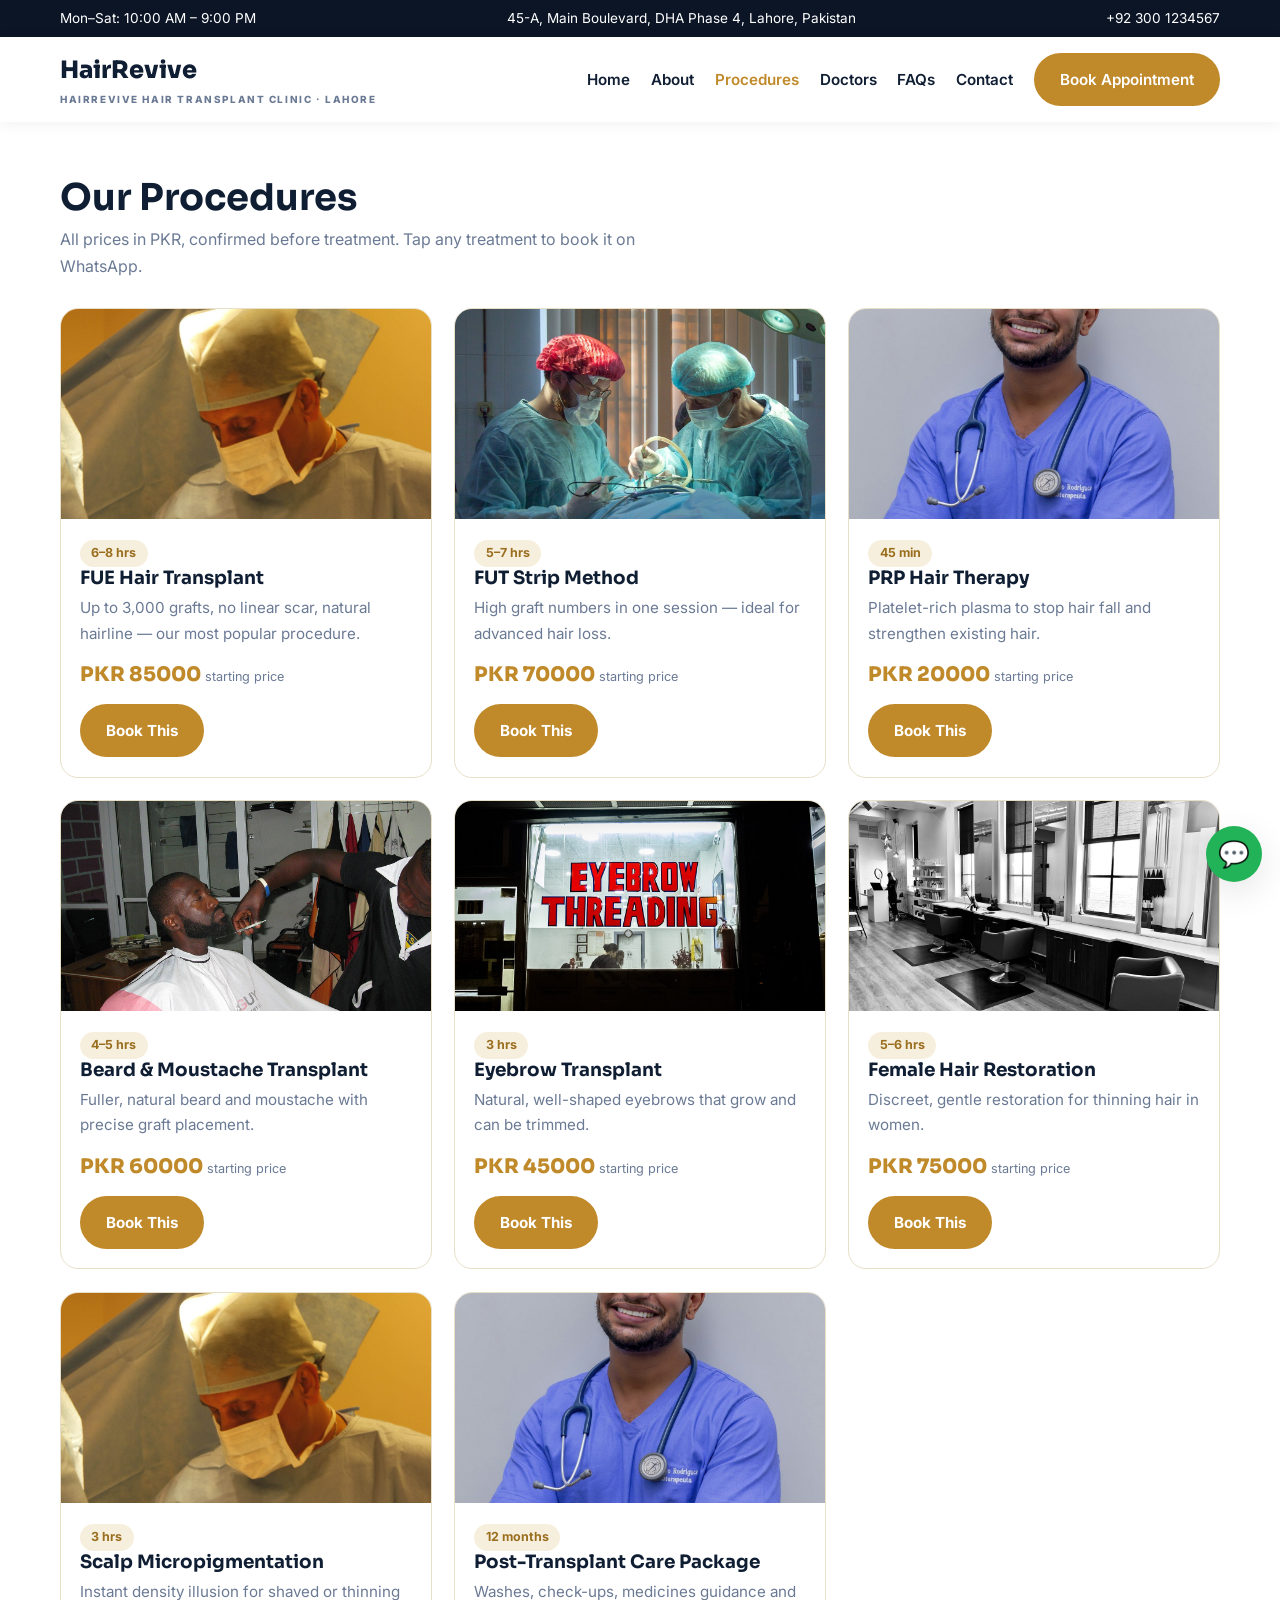
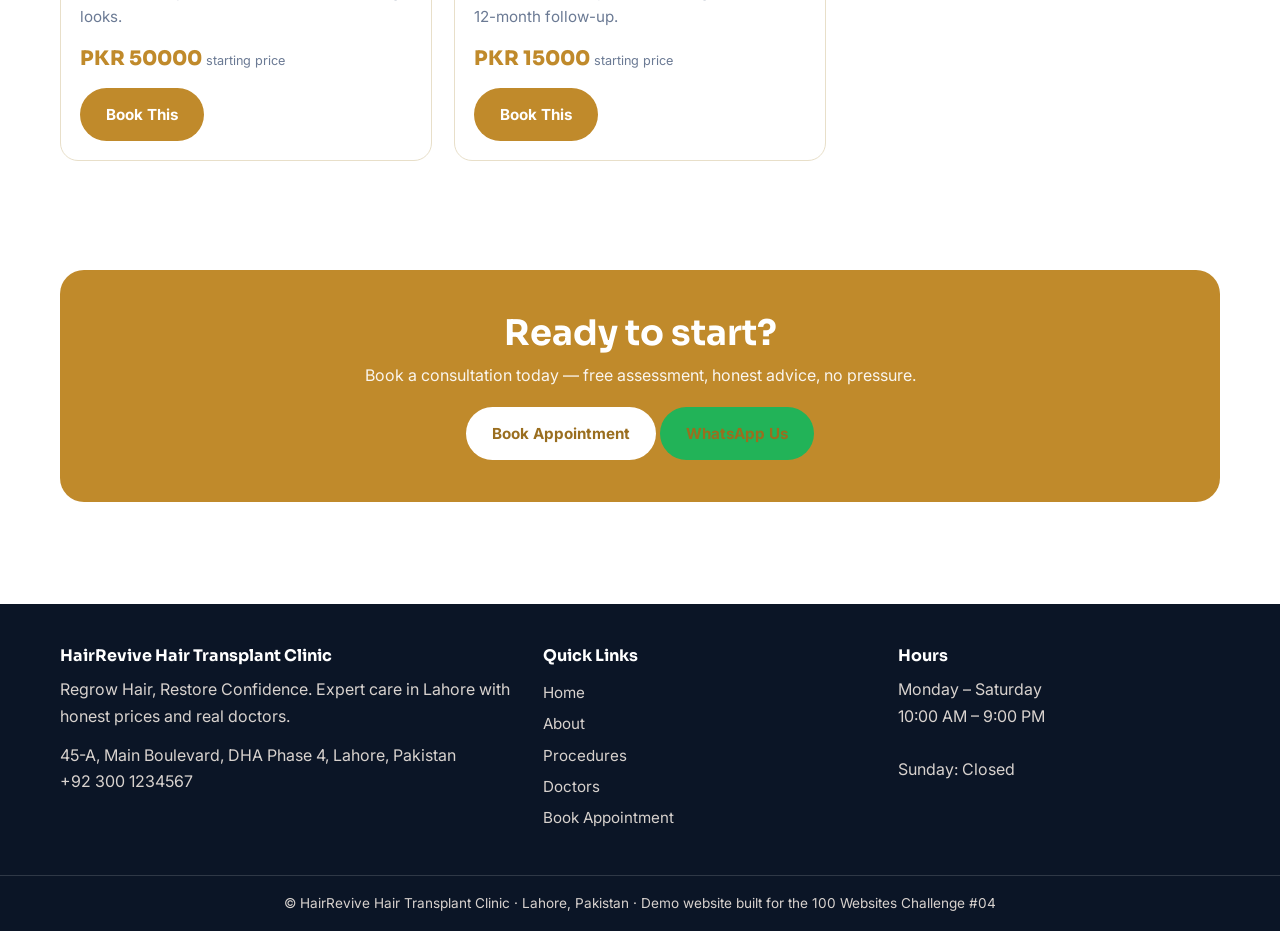
<file: procedures.html>
<!DOCTYPE html>
<html lang="en">
<head>
<meta charset="UTF-8">
<meta name="viewport" content="width=device-width, initial-scale=1.0">
<title>Procedures | HairRevive Hair Transplant Clinic, Lahore</title>
<meta name="description" content="HairRevive Hair Transplant Clinic, Lahore — Regrow Hair, Restore Confidence. Expert doctors, transparent PKR prices, WhatsApp booking.">
<link rel="preconnect" href="https://fonts.googleapis.com">
<link href="https://fonts.googleapis.com/css2?family=Sora:wght@500;600;700;800&family=Inter:wght@400;500;600;700&display=swap" rel="stylesheet">
<link rel="stylesheet" href="css/style.css">
</head>
<body>
<div class="topbar"><div class="container topbar-in"><span>Mon–Sat: 10:00 AM – 9:00 PM</span><span>45-A, Main Boulevard, DHA Phase 4, Lahore, Pakistan</span><a href="tel:+923001234567">+92 300 1234567</a></div></div>
<header class="header"><div class="container nav-in">
<a href="index.html" class="logo">HairRevive<small>HAIRREVIVE HAIR TRANSPLANT CLINIC · LAHORE</small></a>
<nav class="nav" id="nav"><a href="index.html" class="">Home</a><a href="about.html" class="">About</a><a href="procedures.html" class="active">Procedures</a><a href="doctors.html" class="">Doctors</a><a href="faqs.html" class="">FAQs</a><a href="contact.html" class="">Contact</a><a href="appointment.html" class="btn">Book Appointment</a></nav>
<button class="hamburger" id="hamburger" aria-label="Open menu"><span></span><span></span><span></span></button>
</div></header>

<section class="sec"><div class="container"><div class="sec-head"><h2>Our Procedures</h2><p>All prices in PKR, confirmed before treatment. Tap any treatment to book it on WhatsApp.</p></div><div class="grid"><article class="card reveal"><img src="images/proc-fue.jpg" alt="FUE Hair Transplant" loading="lazy">
<div class="card-body"><span class="tag">6–8 hrs</span><h3>FUE Hair Transplant</h3><p>Up to 3,000 grafts, no linear scar, natural hairline — our most popular procedure.</p>
<p><span class="price">PKR 85000</span> <small>starting price</small></p>
<a href="appointment.html?t=fue-hair-transplant" class="btn">Book This</a></div></article><article class="card reveal"><img src="images/proc-fut.jpg" alt="FUT Strip Method" loading="lazy">
<div class="card-body"><span class="tag">5–7 hrs</span><h3>FUT Strip Method</h3><p>High graft numbers in one session — ideal for advanced hair loss.</p>
<p><span class="price">PKR 70000</span> <small>starting price</small></p>
<a href="appointment.html?t=fut-strip-method" class="btn">Book This</a></div></article><article class="card reveal"><img src="images/proc-prp.jpg" alt="PRP Hair Therapy" loading="lazy">
<div class="card-body"><span class="tag">45 min</span><h3>PRP Hair Therapy</h3><p>Platelet-rich plasma to stop hair fall and strengthen existing hair.</p>
<p><span class="price">PKR 20000</span> <small>starting price</small></p>
<a href="appointment.html?t=prp-hair-therapy" class="btn">Book This</a></div></article><article class="card reveal"><img src="images/proc-beard.jpg" alt="Beard & Moustache Transplant" loading="lazy">
<div class="card-body"><span class="tag">4–5 hrs</span><h3>Beard & Moustache Transplant</h3><p>Fuller, natural beard and moustache with precise graft placement.</p>
<p><span class="price">PKR 60000</span> <small>starting price</small></p>
<a href="appointment.html?t=beard-and-moustache-transplant" class="btn">Book This</a></div></article><article class="card reveal"><img src="images/proc-eyebrow.jpg" alt="Eyebrow Transplant" loading="lazy">
<div class="card-body"><span class="tag">3 hrs</span><h3>Eyebrow Transplant</h3><p>Natural, well-shaped eyebrows that grow and can be trimmed.</p>
<p><span class="price">PKR 45000</span> <small>starting price</small></p>
<a href="appointment.html?t=eyebrow-transplant" class="btn">Book This</a></div></article><article class="card reveal"><img src="images/proc-female.jpg" alt="Female Hair Restoration" loading="lazy">
<div class="card-body"><span class="tag">5–6 hrs</span><h3>Female Hair Restoration</h3><p>Discreet, gentle restoration for thinning hair in women.</p>
<p><span class="price">PKR 75000</span> <small>starting price</small></p>
<a href="appointment.html?t=female-hair-restoration" class="btn">Book This</a></div></article><article class="card reveal"><img src="images/proc-fue.jpg" alt="Scalp Micropigmentation" loading="lazy">
<div class="card-body"><span class="tag">3 hrs</span><h3>Scalp Micropigmentation</h3><p>Instant density illusion for shaved or thinning looks.</p>
<p><span class="price">PKR 50000</span> <small>starting price</small></p>
<a href="appointment.html?t=scalp-micropigmentation" class="btn">Book This</a></div></article><article class="card reveal"><img src="images/proc-prp.jpg" alt="Post-Transplant Care Package" loading="lazy">
<div class="card-body"><span class="tag">12 months</span><h3>Post-Transplant Care Package</h3><p>Washes, check-ups, medicines guidance and 12-month follow-up.</p>
<p><span class="price">PKR 15000</span> <small>starting price</small></p>
<a href="appointment.html?t=post-transplant-care-package" class="btn">Book This</a></div></article></div></div></section>
<section class="sec"><div class="container"><div class="cta reveal"><h2>Ready to start?</h2>
<p>Book a consultation today — free assessment, honest advice, no pressure.</p>
<a href="appointment.html" class="btn">Book Appointment</a> <a href="https://wa.me/923001234567" target="_blank" rel="noopener" class="btn" style="background:var(--wa)">WhatsApp Us</a></div></div></section>
<footer class="footer"><div class="container foot-in">
<div><h4>HairRevive Hair Transplant Clinic</h4><p>Regrow Hair, Restore Confidence. Expert care in Lahore with honest prices and real doctors.</p><p style="margin-top:.8rem">45-A, Main Boulevard, DHA Phase 4, Lahore, Pakistan<br>+92 300 1234567</p></div>
<div><h4>Quick Links</h4><a href="index.html">Home</a><a href="about.html">About</a><a href="procedures.html">Procedures</a><a href="doctors.html">Doctors</a><a href="appointment.html">Book Appointment</a></div>
<div><h4>Hours</h4><p>Monday – Saturday<br>10:00 AM – 9:00 PM<br><br>Sunday: Closed</p></div>
</div><div class="foot-bottom">© HairRevive Hair Transplant Clinic · Lahore, Pakistan · Demo website built for the 100 Websites Challenge #04</div></footer>
<a class="wa-float" href="https://wa.me/923001234567?text=Assalam-o-Alaikum!%20I%20want%20to%20book%20an%20appointment." target="_blank" rel="noopener" aria-label="WhatsApp">💬</a>
<script src="js/script.js"></script>
</body>
</html>
</file>
<file: css/style.css>
:root{--ink:#101E33;--ink2:#33415C;--muted:#6B7A94;--primary:#C08A2B;--dark:#9A6E1F;--deep:#0B1526;--accent:#E9C46A;--soft:#FBF6EC;--soft2:#F7EFDD;--bg:#FFFFFF;--line:#E8DFC9;--gold:#C08A2B;--wa:#22B358;--wa-dark:#1A9448;--radius:18px;--sh:0 10px 34px rgba(0,0,0,.10);--fh:'Sora',sans-serif}
*{margin:0;padding:0;box-sizing:border-box}html{scroll-behavior:smooth;scroll-padding-top:92px}
body{font-family:'Inter',system-ui,sans-serif;color:var(--ink);background:var(--bg);line-height:1.65;font-size:16px}
img{display:block;max-width:100%}a{text-decoration:none;color:inherit}
.container{width:min(1160px,92%);margin:0 auto}h1,h2,h3,h4{font-family:var(--fh);line-height:1.2}
.grad{color:var(--primary)}
.topbar{background:var(--deep);color:#fff;font-size:.85rem}.topbar-in{display:flex;gap:1.4rem;justify-content:space-between;padding:.45rem 0;flex-wrap:wrap}.topbar a{color:#fff}
.header{position:sticky;top:0;background:#fff;box-shadow:0 2px 14px rgba(0,0,0,.06);z-index:50}.nav-in{display:flex;align-items:center;justify-content:space-between;padding:.9rem 0}
.logo{font-family:var(--fh);font-size:1.5rem;font-weight:800}.logo small{display:block;font-family:'Inter',sans-serif;font-size:.62rem;letter-spacing:.16em;color:var(--muted)}
.nav{display:flex;gap:1.3rem;align-items:center}.nav a{font-weight:600;font-size:.95rem}.nav a.active,.nav a:hover{color:var(--primary)}
.btn{display:inline-flex;gap:.5rem;align-items:center;background:var(--primary);color:#fff;font-weight:700;padding:.75rem 1.5rem;border-radius:999px;border:2px solid transparent;cursor:pointer;font-size:.95rem}.btn:hover{background:var(--dark)}.btn-wa{background:var(--wa)}.btn-wa:hover{background:var(--wa-dark)}.btn-ghost{background:transparent;color:var(--primary);border-color:var(--primary)}.btn-ghost:hover{background:var(--primary);color:#fff}
.hamburger{display:none;background:none;border:0;width:34px;height:26px;position:relative}.hamburger span{display:block;height:3px;background:var(--ink);margin:5px 0;border-radius:3px}
.hero{background:var(--soft);padding:3.2rem 0 3.6rem;overflow:hidden}.hero-in{display:grid;grid-template-columns:1.05fr .95fr;gap:2.5rem;align-items:center}
.eyebrow{display:inline-block;background:#fff;border:1px solid var(--line);color:var(--primary);font-weight:700;font-size:.85rem;padding:.35rem .9rem;border-radius:999px}
.hero h1{font-size:clamp(2.1rem,4.6vw,3.4rem);margin:1rem 0}.hero p{color:var(--ink2);font-size:1.08rem}.hero-actions{display:flex;gap:.8rem;margin-top:1.4rem;flex-wrap:wrap}
.hero-img{border-radius:22px;overflow:hidden;box-shadow:var(--sh)}.hero-img img{width:100%;height:420px;object-fit:cover}
.sec{padding:3.4rem 0}.sec-head{max-width:640px;margin-bottom:1.8rem}.sec-head h2{font-size:clamp(1.6rem,3vw,2.3rem)}.sec-head p{color:var(--muted);margin-top:.4rem}
.grid{display:grid;grid-template-columns:repeat(3,1fr);gap:1.4rem}.card{border:1px solid var(--line);border-radius:var(--radius);overflow:hidden;background:#fff;transition:.25s}.card:hover{transform:translateY(-4px);box-shadow:var(--sh)}
.card img{width:100%;height:210px;object-fit:cover}.card-body{padding:1.2rem}.card-body h3{font-size:1.15rem}.card-body p{color:var(--muted);font-size:.95rem;margin:.4rem 0 .8rem}
.price{font-family:var(--fh);font-size:1.25rem;font-weight:800;color:var(--primary)}.price small{font-family:'Inter',sans-serif;font-size:.8rem;color:var(--muted);font-weight:500}
.meta{font-size:.85rem;color:var(--muted)}.tag{display:inline-block;background:var(--soft2);color:var(--dark);font-size:.78rem;font-weight:700;padding:.2rem .7rem;border-radius:999px}
.stats{background:var(--deep);color:#fff}.stats-in{display:grid;grid-template-columns:repeat(4,1fr);gap:1rem;text-align:center}.stat b{font-family:var(--fh);font-size:2.2rem;display:block;color:var(--accent)}.stat span{color:#D8D2CE;font-size:.9rem}
.two{display:grid;grid-template-columns:1fr 1fr;gap:2.2rem;align-items:center}.two img{border-radius:20px;width:100%;height:400px;object-fit:cover;box-shadow:var(--sh)}
.testi{background:var(--soft)}.quote{background:#fff;border:1px solid var(--line);border-radius:var(--radius);padding:1.4rem}.quote p{font-style:italic;color:var(--ink2)}.quote b{display:block;margin-top:.8rem}.quote span{color:var(--muted);font-size:.85rem}
.cta{background:var(--primary);color:#fff;text-align:center;border-radius:24px;padding:2.6rem 1.5rem}.cta h2{color:#fff;font-size:clamp(1.5rem,3vw,2.2rem)}.cta p{opacity:.92;margin:.5rem 0 1.2rem}.cta .btn{background:#fff;color:var(--dark)}
.footer{background:var(--deep);color:#D8D2CE;margin-top:3rem}.foot-in{display:grid;grid-template-columns:1.4fr 1fr 1fr;gap:2rem;padding:2.6rem 0}.footer h4{color:#fff;margin-bottom:.7rem}.footer a{display:block;color:#D8D2CE;padding:.2rem 0;font-size:.95rem}.foot-bottom{border-top:1px solid rgba(255,255,255,.15);padding:1rem 0;text-align:center;font-size:.85rem}
.wa-float{position:fixed;right:18px;bottom:18px;background:var(--wa);color:#fff;width:56px;height:56px;border-radius:50%;display:flex;align-items:center;justify-content:center;font-size:1.6rem;box-shadow:var(--sh);z-index:60}
.form{max-width:640px;background:#fff;border:1px solid var(--line);border-radius:20px;padding:1.8rem;box-shadow:var(--sh)}.form label{display:block;font-weight:600;margin:.9rem 0 .3rem}.form input,.form select,.form textarea{width:100%;padding:.75rem;border:1px solid var(--line);border-radius:10px;font:inherit}.form .err{color:#C0392B;font-size:.85rem;display:none}.form .ok{color:var(--wa-dark);font-weight:600;margin-top:.8rem}
.faq{border:1px solid var(--line);border-radius:14px;margin-bottom:.8rem;overflow:hidden}.faq button{width:100%;text-align:left;background:#fff;border:0;padding:1rem 1.2rem;font:inherit;font-weight:700;cursor:pointer;display:flex;justify-content:space-between}.faq .ans{display:none;padding:0 1.2rem 1.1rem;color:var(--ink2)}.faq.open .ans{display:block}
.ba{display:grid;grid-template-columns:1fr 1fr;gap:1rem}.ba figure{border:1px solid var(--line);border-radius:16px;overflow:hidden}.ba img{height:240px;width:100%;object-fit:cover}.ba figcaption{padding:.8rem;font-size:.9rem;color:var(--muted)}.ba b{color:var(--ink)}
.reveal{opacity:0;transform:translateY(14px);transition:.6s}.reveal.visible{opacity:1;transform:none}
@media(max-width:900px){.hero-in,.two,.foot-in{grid-template-columns:1fr}.grid{grid-template-columns:1fr 1fr}.stats-in{grid-template-columns:1fr 1fr}.nav{display:none;position:absolute;top:100%;left:0;right:0;background:#fff;flex-direction:column;padding:1rem;box-shadow:var(--sh)}.nav.open{display:flex}.hamburger{display:block}.hero-img img,.two img{height:300px}}
@media(max-width:600px){.grid{grid-template-columns:1fr}.stats-in{grid-template-columns:1fr 1fr}}
</file>
